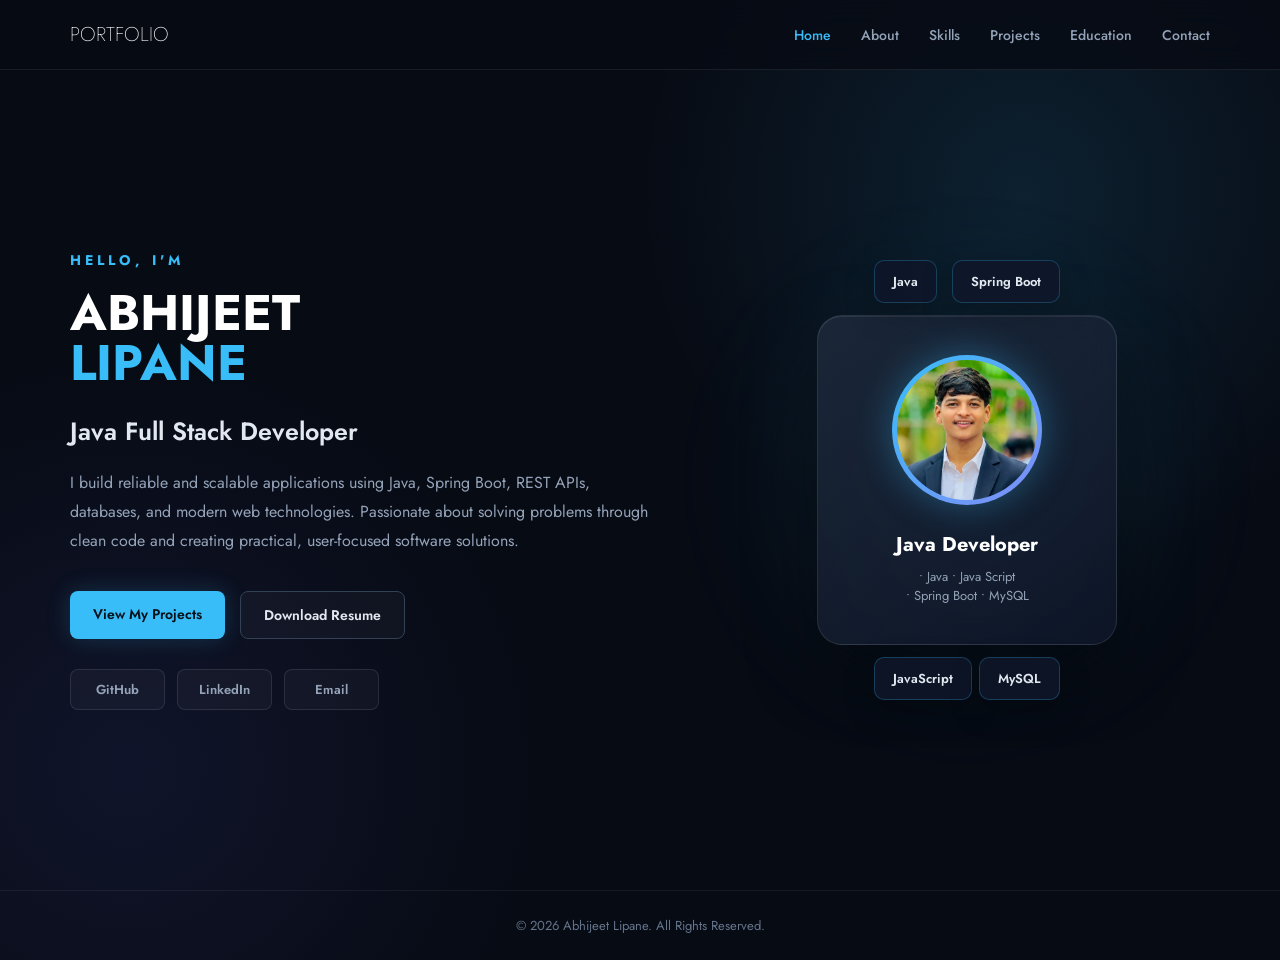
<file: index.html>
<!DOCTYPE html>
<html lang="en">

<head>
    <meta charset="UTF-8">
    <meta name="viewport" content="width=device-width, initial-scale=1.0">

    <title>Abhijeet Lipane | Java Full Stack Developer</title>

    <link rel="stylesheet" href="css/style.css">

    <!-- Google Font -->
    <link rel="preconnect" href="https://fonts.googleapis.com">
    <link rel="preconnect" href="https://fonts.gstatic.com" crossorigin>

    <!-- Google Font - Jost -->
    <link rel="preconnect" href="https://fonts.googleapis.com">
    <link rel="preconnect" href="https://fonts.gstatic.com" crossorigin>

    <link href="https://fonts.googleapis.com/css2?family=Jost:wght@100;200;300;400;500;600;700;800;900&display=swap"
        rel="stylesheet">

</head>

<body>

    <!-- ================= NAVBAR ================= -->

    <header class="navbar">

        <nav>

            <a href="index.html" class="logo">
                PORTFOLIO<span> </span>
            </a>

            <ul class="nav-links">

                <li>
                    <a href="index.html" class="active">Home</a>
                </li>

                <li>
                    <a href="about.html">About</a>
                </li>

                <li>
                    <a href="skills.html">Skills</a>
                </li>

                <li>
                    <a href="projects.html">Projects</a>
                </li>

                <li>
                    <a href="education.html">Education</a>
                </li>

                <li>
                    <a href="contact.html">Contact</a>
                </li>

            </ul>

        </nav>

    </header>


    <!-- ================= HERO ================= -->

    <main>

        <section class="hero">

            <!-- Left Content -->

            <div class="hero-content">

                <p class="hero-small-text">
                    HELLO, I'M
                </p>

                <h1>
                    ABHIJEET<br>
                    <span>LIPANE</span>
                </h1>

                <h2>
                    Java Full Stack Developer
                </h2>

                <p class="hero-description">
                    I build reliable and scalable applications using Java, Spring Boot, REST APIs, databases, and modern web technologies. Passionate about solving problems through clean code and creating practical, user-focused software solutions.
                </p>


                <!-- Buttons -->

                <div class="hero-buttons">

                    <a href="projects.html" class="btn primary-btn">
                        View My Projects
                    </a>

                    <a href="Resume/Abhijeet_Lipane_8459287612.pdf"
                       target="_blank"
                       class="btn secondary-btn">
                        Download Resume
                    </a>

                </div>


                <!-- Social Links -->

                <div class="social-links">

    <a href="https://github.com/abhilipane"
       target="_blank"
       class="social-btn">

        <span>GitHub</span>

    </a>


    <a href="https://www.linkedin.com/in/abhijeet-lipane/"
       target="_blank"
       class="social-btn">

        <span>LinkedIn</span>

    </a>


    <a href="mailto:abhijitlipane201@gmail.com"
       class="social-btn">

        <span>Email</span>

    </a>

</div>

            </div>


            <!-- Right Visual -->

            <div class="hero-visual">

                <div class="glow-circle"></div>

                <div class="profile-card">

                    <div class="profile-image">
                        <img src="images/profile.jpeg" alt="Abhijeet Lipane">
                        </div>

                    <h3>
                        Java Developer
                    </h3>

                    <p>
                        • Java • Java Script 
                        <br> • Spring Boot 
                         • MySQL
                    </p>

                </div>

                <!-- Floating Tech Cards -->

                <div class="tech-card tech-java">
                    Java
                </div>

                <div class="tech-card tech-javascript">
                    JavaScript
                </div>

                <div class="tech-card tech-spring">
                    Spring Boot
                </div>

                <div class="tech-card tech-db">
                    MySQL
                </div>

            </div>

        </section>

    </main>


    <!-- ================= FOOTER ================= -->

    <footer>

        <p>
            © 2026 Abhijeet Lipane. All Rights Reserved.
        </p>

    </footer>


    <script src="js/script.js"></script>

</body>

</html>
</file>
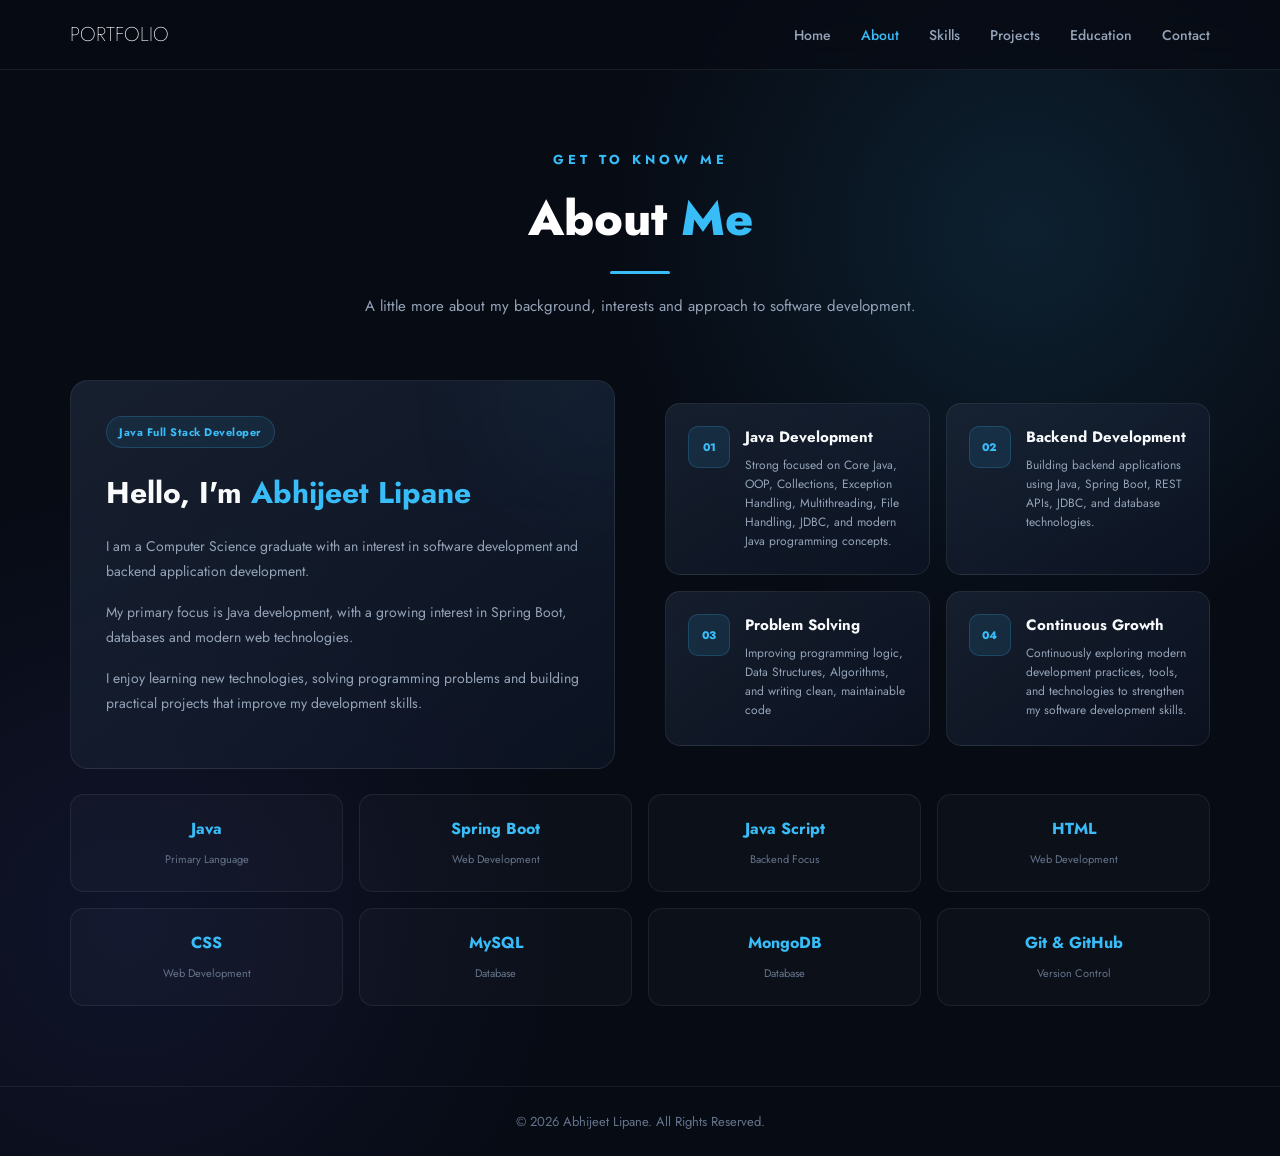
<file: about.html>
<!DOCTYPE html>
<html lang="en">

<head>
    <meta charset="UTF-8">
    <meta name="viewport" content="width=device-width, initial-scale=1.0">

    <title>About | Abhijeet Lipane</title>

    <link rel="stylesheet" href="css/style.css">

    <link rel="preconnect" href="https://fonts.googleapis.com">
    <link rel="preconnect" href="https://fonts.gstatic.com" crossorigin>

    <!-- Google Font - Jost -->
    <link rel="preconnect" href="https://fonts.googleapis.com">
    <link rel="preconnect" href="https://fonts.gstatic.com" crossorigin>

    <link href="https://fonts.googleapis.com/css2?family=Jost:wght@100;200;300;400;500;600;700;800;900&display=swap"
        rel="stylesheet">

</head>

<body>

    <!-- NAVBAR -->

    <header class="navbar">

        <nav>

            <a href="index.html" class="logo">
                PORTFOLIO<span> </span>
            </a>

            <ul class="nav-links">

                <li>
                    <a href="index.html">Home</a>
                </li>

                <li>
                    <a href="about.html" class="active">About</a>
                </li>

                <li>
                    <a href="skills.html">Skills</a>
                </li>

                <li>
                    <a href="projects.html">Projects</a>
                </li>

                <li>
                    <a href="education.html">Education</a>
                </li>

                <li>
                    <a href="contact.html">Contact</a>
                </li>

            </ul>

        </nav>

    </header>


    <!-- ABOUT -->

    <main class="about-page">

        <section class="about-section">

            <!-- Heading -->

            <div class="section-heading">

                <p>GET TO KNOW ME</p>

                <h1>
                    About <span>Me</span>
                </h1>

                <div class="heading-line"></div>

                <p class="section-description">
                    A little more about my background, interests
                    and approach to software development.
                </p>

            </div>


            <!-- About Content -->

            <div class="about-content">


                <!-- Left -->

                <div class="about-intro">

                    <div class="about-badge">
                        Java Full Stack Developer
                    </div>

                    <h2>
                        Hello, I'm <span>Abhijeet Lipane</span>
                    </h2>

                    <p>
                        I am a Computer Science graduate with an
                        interest in software development and
                        backend application development.
                    </p>

                    <p>
                        My primary focus is Java development,
                        with a growing interest in Spring Boot,
                        databases and modern web technologies.
                    </p>

                    <p>
                        I enjoy learning new technologies,
                        solving programming problems and building
                        practical projects that improve my
                        development skills.
                    </p>

                </div>


                <!-- Right -->

                <div class="about-info-grid">


                    <div class="about-info-card">

                        <div class="about-info-icon">
                            01
                        </div>

                        <div>
                            <h3>Java Development</h3>

                            <p>
                                Strong focused on Core Java, OOP, Collections, Exception Handling, Multithreading, File Handling, JDBC, and modern Java programming concepts.
                            </p>
                        </div>

                    </div>


                    <div class="about-info-card">

                        <div class="about-info-icon">
                            02
                        </div>

                        <div>
                            <h3>Backend Development</h3>

                            <p>
                                Building backend applications using Java, Spring Boot, REST APIs, JDBC, and database technologies.
                            </p>
                        </div>

                    </div>


                    <div class="about-info-card">

                        <div class="about-info-icon">
                            03
                        </div>

                        <div>
                            <h3>Problem Solving</h3>

                            <p>
                                Improving programming logic, Data Structures, Algorithms, and writing clean, maintainable code
                            </p>

                        </div>

                    </div>


                    <div class="about-info-card">

                        <div class="about-info-icon">
                            04
                        </div>

                        <div>
                            <h3>Continuous Growth</h3>

                            <p>
                                Continuously exploring modern development practices, tools, and technologies to strengthen my software development skills.
                            </p>

                        </div>

                    </div>


                </div>

            </div>


            <!-- Quick Facts -->

            <div class="about-facts">

                <div class="fact-card">

                    <strong>Java</strong>

                    <span>Primary Language</span>

                </div>


                <div class="fact-card">

                    <strong>Spring Boot</strong>

                    <span>Web Development</span>

                </div>


                <div class="fact-card">

                    <strong>Java Script</strong>

                    <span>Backend Focus</span>

                </div>


                <div class="fact-card">

                    <strong>HTML</strong>

                    <span>Web Development</span>

                </div>


                <div class="fact-card">

                    <strong>CSS</strong>

                    <span>Web Development</span>

                </div>


                <div class="fact-card">

                    <strong>MySQL</strong>

                    <span>Database</span>

                </div>


                <div class="fact-card">

                    <strong>MongoDB</strong>

                    <span>Database</span>

                </div>


                <div class="fact-card">

                    <strong>Git & GitHub</strong>

                    <span>Version Control</span>

                </div>

            </div>

        </section>

    </main>


    <!-- FOOTER -->

    <footer>

        <p>
            © 2026 Abhijeet Lipane. All Rights Reserved.
        </p>

    </footer>


    <script src="js/script.js"></script>

</body>

</html>
</file>
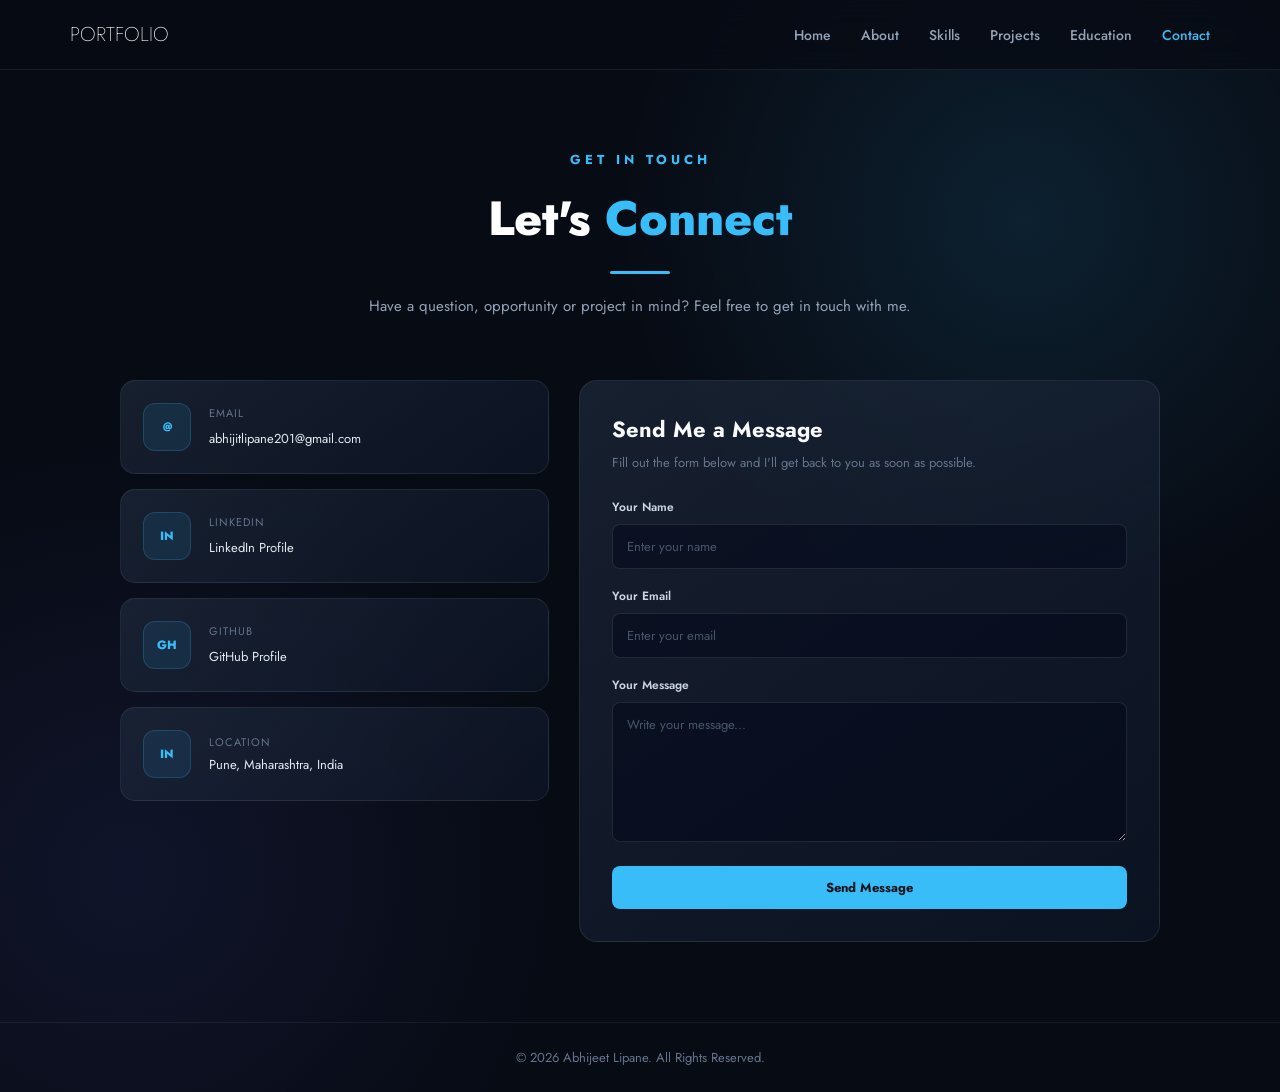
<file: contact.html>
<!DOCTYPE html>
<html lang="en">

<head>
    <meta charset="UTF-8">
    <meta name="viewport" content="width=device-width, initial-scale=1.0">

    <title>Contact | Abhijeet Lipane</title>

    <link rel="stylesheet" href="css/style.css">

    <link rel="preconnect" href="https://fonts.googleapis.com">
    <link rel="preconnect" href="https://fonts.gstatic.com" crossorigin>

    <!-- Google Font - Jost -->
    <link rel="preconnect" href="https://fonts.googleapis.com">
    <link rel="preconnect" href="https://fonts.gstatic.com" crossorigin>

    <link href="https://fonts.googleapis.com/css2?family=Jost:wght@100;200;300;400;500;600;700;800;900&display=swap"
        rel="stylesheet">
        
</head>

<body>

    <!-- NAVBAR -->

    <header class="navbar">

        <nav>

            <a href="index.html" class="logo">
                PORTFOLIO<span> </span>
            </a>

            <ul class="nav-links">

                <li>
                    <a href="index.html">Home</a>
                </li>

                <li>
                    <a href="about.html">About</a>
                </li>

                <li>
                    <a href="skills.html">Skills</a>
                </li>

                <li>
                    <a href="projects.html">Projects</a>
                </li>

                <li>
                    <a href="education.html">Education</a>
                </li>

                <li>
                    <a href="contact.html" class="active">Contact</a>
                </li>

            </ul>

        </nav>

    </header>


    <!-- CONTACT -->

    <main class="contact-page">

        <section class="contact-section">


            <!-- Heading -->

            <div class="section-heading">

                <p>GET IN TOUCH</p>

                <h1>
                    Let's <span>Connect</span>
                </h1>

                <div class="heading-line"></div>

                <p class="section-description">
                    Have a question, opportunity or project in mind?
                    Feel free to get in touch with me.
                </p>

            </div>


            <!-- Contact Content -->

            <div class="contact-content">


                <!-- LEFT SIDE -->

                <div class="contact-info">


                    <div class="contact-info-card">

                        <div class="contact-icon">
                            @
                        </div>

                        <div>

                            <span>Email</span>

                            <a href="mailto:abhijitlipane201@gmail.com">
                                abhijitlipane201@gmail.com
                            </a>

                        </div>

                    </div>


                    <div class="contact-info-card">

                        <div class="contact-icon">
                            IN
                        </div>

                        <div>

                            <span>LinkedIn</span>

                            <a href="https://www.linkedin.com/in/abhijeet-lipane/"
                                target="_blank"
                                rel="noopener noreferrer">
                                    LinkedIn Profile
                            </a>

                        </div>

                    </div>


                    <div class="contact-info-card">

                        <div class="contact-icon">
                            GH
                        </div>

                        <div>

                            <span>GitHub</span>

                            <a href="https://github.com/abhilipane"
                                target="_blank"
                                rel="noopener noreferrer">
                                    GitHub Profile
                            </a>

                        </div>

                    </div>


                    <div class="contact-info-card">

                        <div class="contact-icon">
                            IN
                        </div>

                        <div>

                            <span>Location</span>

                            <p>
                                Pune, Maharashtra, India
                            </p>

                        </div>

                    </div>


                </div>


                <!-- RIGHT SIDE - FORM -->

                <div class="contact-form-card">

                    <h2>
                        Send Me a Message
                    </h2>

                    <p>
                        Fill out the form below and I'll get back
                        to you as soon as possible.
                    </p>


                    <form>


                        <div class="form-group">

                            <label for="name">
                                Your Name
                            </label>

                            <input
                                type="text"
                                id="name"
                                name="name"
                                placeholder="Enter your name"
                                required>

                        </div>


                        <div class="form-group">

                            <label for="email">
                                Your Email
                            </label>

                            <input
                                type="email"
                                id="email"
                                name="email"
                                placeholder="Enter your email"
                                required>

                        </div>


                        <div class="form-group">

                            <label for="message">
                                Your Message
                            </label>

                            <textarea
                                id="message"
                                name="message"
                                rows="6"
                                placeholder="Write your message..."
                                required></textarea>

                        </div>


                        <button
                            type="submit"
                            class="contact-submit">

                            Send Message

                        </button>


                    </form>

                </div>


            </div>

        </section>

    </main>


    <!-- FOOTER -->

    <footer>

        <p>
            © 2026 Abhijeet Lipane. All Rights Reserved.
        </p>

    </footer>


    <script src="js/script.js"></script>

</body>

</html>
</file>
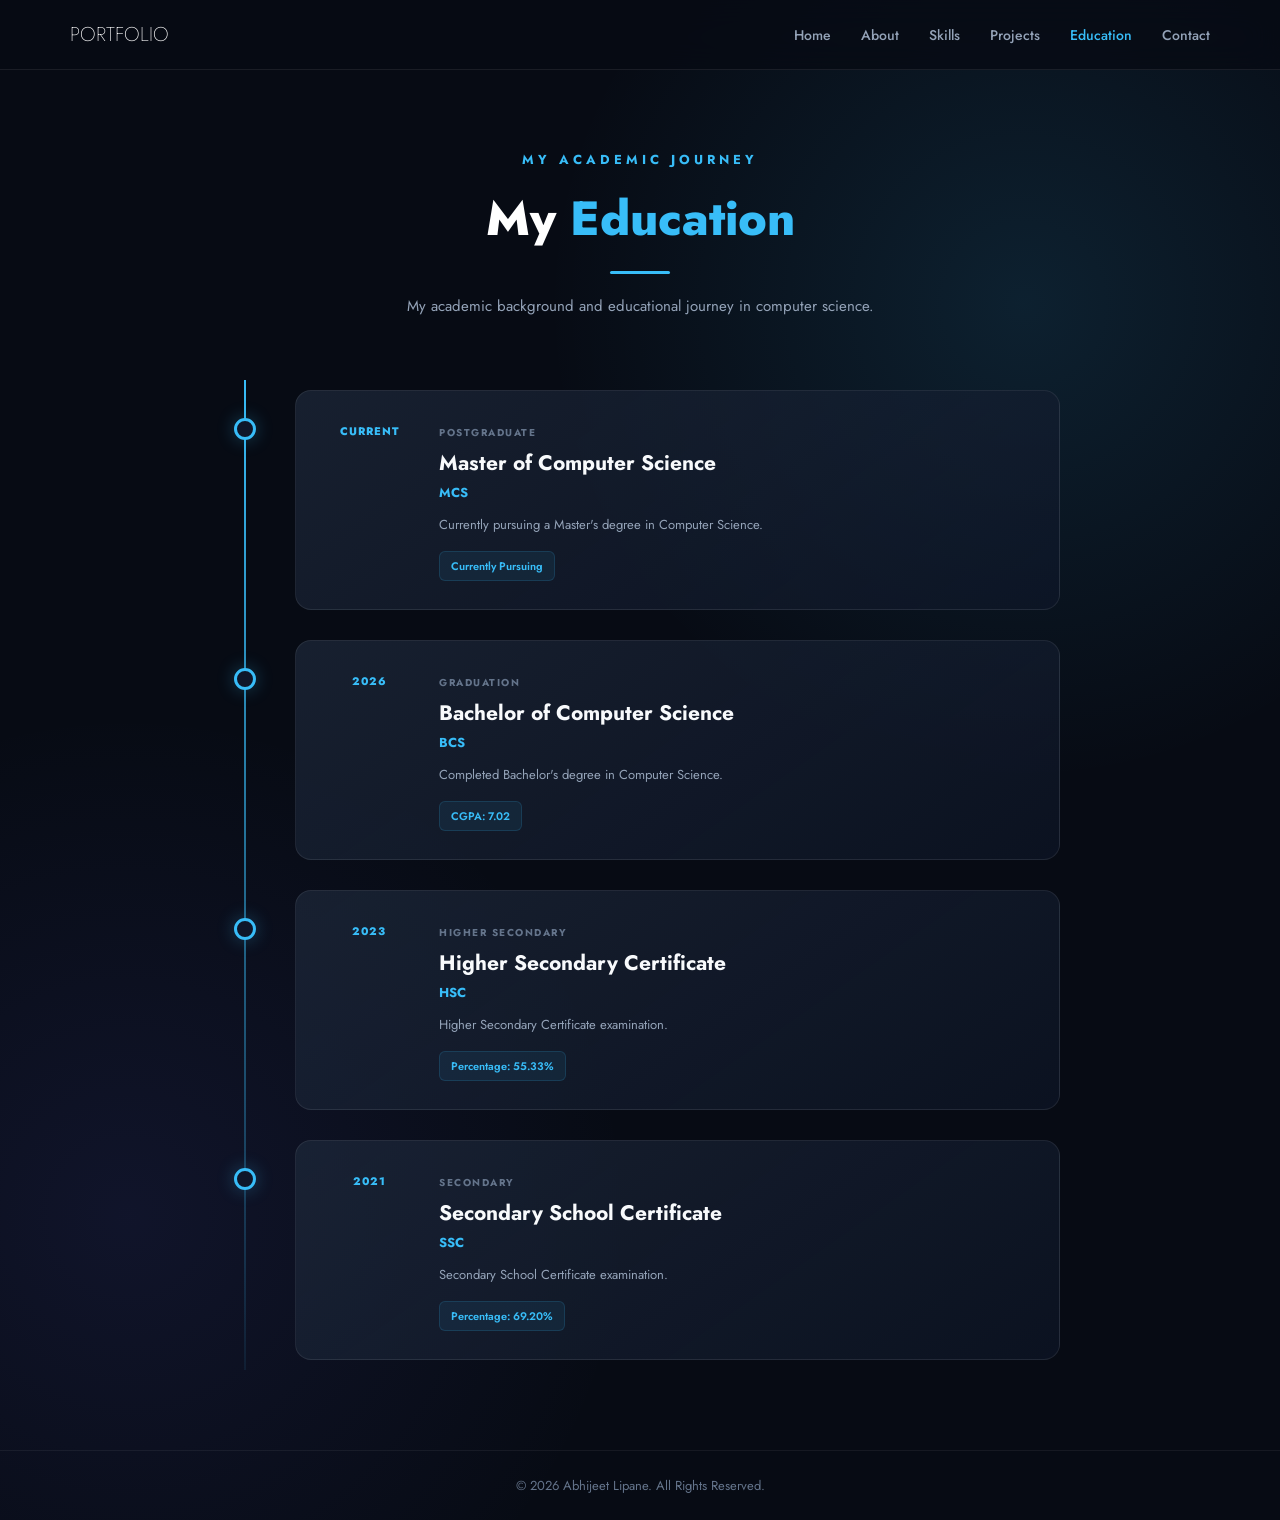
<file: education.html>
<!DOCTYPE html>
<html lang="en">

<head>
    <meta charset="UTF-8">
    <meta name="viewport" content="width=device-width, initial-scale=1.0">

    <title>Education | Abhijeet Lipane</title>

    <link rel="stylesheet" href="css/style.css">

    <link rel="preconnect" href="https://fonts.googleapis.com">
    <link rel="preconnect" href="https://fonts.gstatic.com" crossorigin>

    <!-- Google Font - Jost -->
    <link rel="preconnect" href="https://fonts.googleapis.com">
    <link rel="preconnect" href="https://fonts.gstatic.com" crossorigin>

    <link href="https://fonts.googleapis.com/css2?family=Jost:wght@100;200;300;400;500;600;700;800;900&display=swap"
        rel="stylesheet">

</head>

<body>

    <!-- NAVBAR -->

    <header class="navbar">

        <nav>

            <a href="index.html" class="logo">
                PORTFOLIO<span> </span>
            </a>

            <ul class="nav-links">

                <li>
                    <a href="index.html">Home</a>
                </li>

                <li>
                    <a href="about.html">About</a>
                </li>

                <li>
                    <a href="skills.html">Skills</a>
                </li>

                <li>
                    <a href="projects.html">Projects</a>
                </li>

                <li>
                    <a href="education.html" class="active">Education</a>
                </li>

                <li>
                    <a href="contact.html">Contact</a>
                </li>

            </ul>

        </nav>

    </header>


    <!-- EDUCATION -->

    <main class="education-page">

        <section class="education-section">

            <!-- Heading -->

            <div class="section-heading">

                <p>MY ACADEMIC JOURNEY</p>

                <h1>
                    My <span>Education</span>
                </h1>

                <div class="heading-line"></div>

                <p class="section-description">
                    My academic background and educational journey
                    in computer science.
                </p>

            </div>


            <!-- Timeline -->

            <div class="education-timeline">


                <!-- MCS -->

                <div class="education-item">

                    <div class="education-dot"></div>

                    <div class="education-card">

                        <div class="education-year">
                            CURRENT
                        </div>

                        <div class="education-content">

                            <span class="education-type">
                                POSTGRADUATE
                            </span>

                            <h2>
                                Master of Computer Science
                            </h2>

                            <h3>
                                MCS
                            </h3>

                            <p>
                                Currently pursuing a Master's
                                degree in Computer Science.
                            </p>

                            <div class="education-status">
                                Currently Pursuing
                            </div>

                        </div>

                    </div>

                </div>


                <!-- BCS -->

                <div class="education-item">

                    <div class="education-dot"></div>

                    <div class="education-card">

                        <div class="education-year">
                             2026
                        </div>

                        <div class="education-content">

                            <span class="education-type">
                                GRADUATION
                            </span>

                            <h2>
                                Bachelor of Computer Science
                            </h2>

                            <h3>
                                BCS
                            </h3>

                            <p>
                                Completed Bachelor's degree in
                                Computer Science.
                            </p>

                            <div class="education-status">
                                CGPA: 7.02
                            </div>

                        </div>

                    </div>

                </div>


                <!-- HSC -->

                <div class="education-item">

                    <div class="education-dot"></div>

                    <div class="education-card">

                        <div class="education-year">
                            2023
                        </div>

                        <div class="education-content">

                            <span class="education-type">
                                HIGHER SECONDARY
                            </span>

                            <h2>
                                Higher Secondary Certificate
                            </h2>

                            <h3>
                                HSC
                            </h3>

                            <p>
                                Higher Secondary Certificate
                                examination.
                            </p>

                            <div class="education-status">
                                Percentage: 55.33%
                            </div>

                        </div>

                    </div>

                </div>


                <!-- SSC -->

                <div class="education-item">

                    <div class="education-dot"></div>

                    <div class="education-card">

                        <div class="education-year">
                            2021
                        </div>

                        <div class="education-content">

                            <span class="education-type">
                                SECONDARY
                            </span>

                            <h2>
                                Secondary School Certificate
                            </h2>

                            <h3>
                                SSC
                            </h3>

                            <p>
                                Secondary School Certificate
                                examination.
                            </p>

                            <div class="education-status">
                                Percentage: 69.20%
                            </div>

                        </div>

                    </div>

                </div>


            </div>

        </section>

    </main>


    <!-- FOOTER -->

    <footer>

        <p>
            © 2026 Abhijeet Lipane. All Rights Reserved.
        </p>

    </footer>


    <script src="js/script.js"></script>

</body>

</html>
</file>
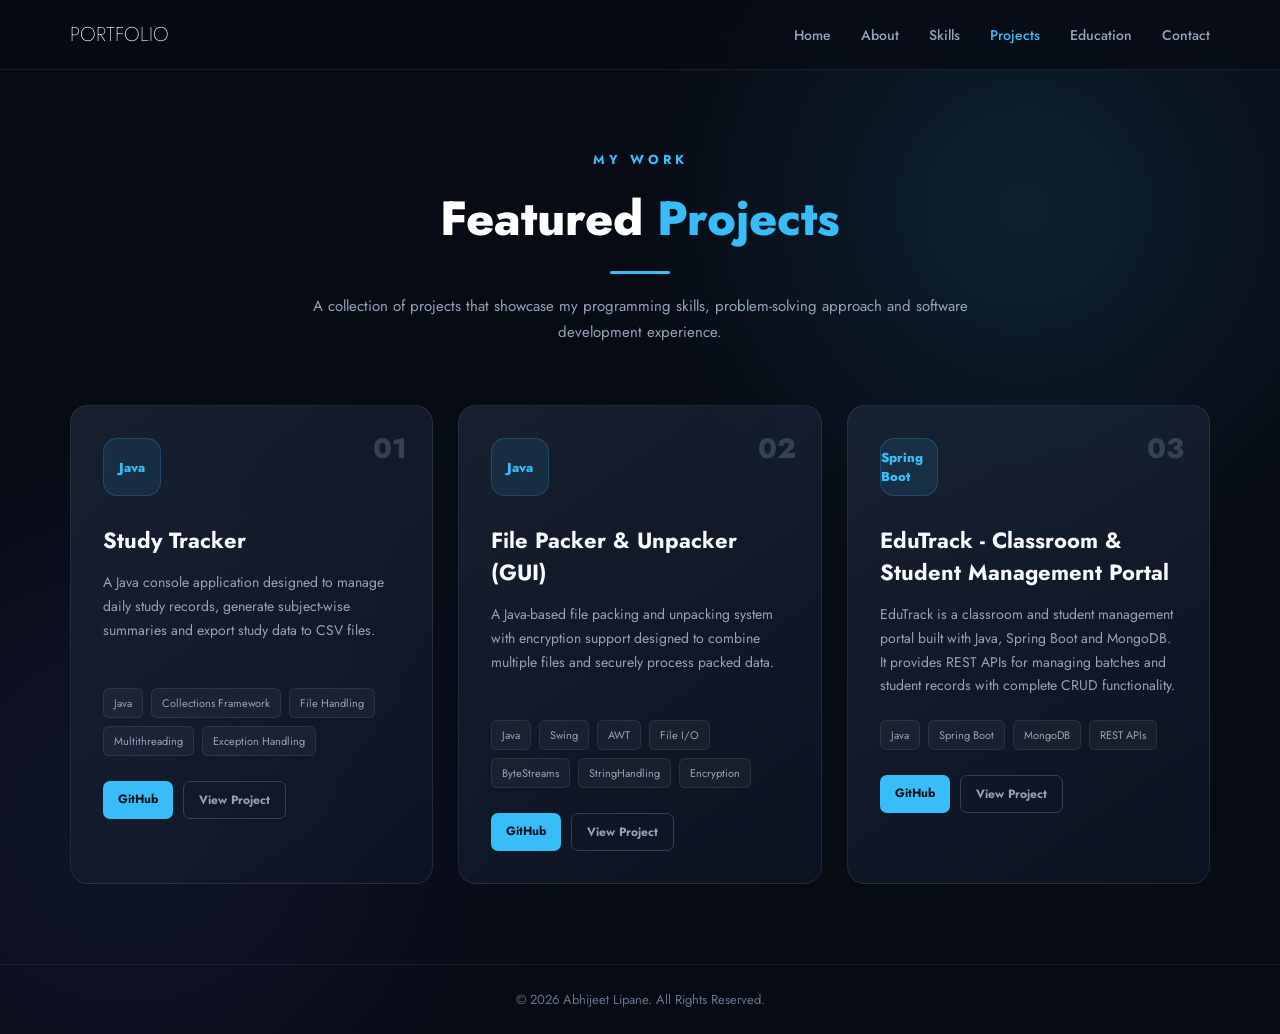
<file: projects.html>
<!DOCTYPE html>
<html lang="en">

<head>
    <meta charset="UTF-8">
    <meta name="viewport" content="width=device-width, initial-scale=1.0">

    <title>Projects | Abhijeet Lipane</title>

    <link rel="stylesheet" href="css/style.css">

    <link rel="preconnect" href="https://fonts.googleapis.com">
    <link rel="preconnect" href="https://fonts.gstatic.com" crossorigin>

    <!-- Google Font - Jost -->
    <link rel="preconnect" href="https://fonts.googleapis.com">
    <link rel="preconnect" href="https://fonts.gstatic.com" crossorigin>

    <link href="https://fonts.googleapis.com/css2?family=Jost:wght@100;200;300;400;500;600;700;800;900&display=swap"
        rel="stylesheet">

</head>

<body>

    <!-- NAVBAR -->

    <header class="navbar">

        <nav>

            <a href="index.html" class="logo">
                PORTFOLIO<span> </span>
            </a>

            <ul class="nav-links">

                <li>
                    <a href="index.html">Home</a>
                </li>

                <li>
                    <a href="about.html">About</a>
                </li>

                <li>
                    <a href="skills.html">Skills</a>
                </li>

                <li>
                    <a href="projects.html" class="active">Projects</a>
                </li>

                <li>
                    <a href="education.html">Education</a>
                </li>

                <li>
                    <a href="contact.html">Contact</a>
                </li>

            </ul>

        </nav>

    </header>


    <!-- PROJECTS -->

    <main class="projects-page">

        <section class="projects-section">

            <div class="section-heading">

                <p>MY WORK</p>

                <h1>
                    Featured <span>Projects</span>
                </h1>

                <div class="heading-line"></div>

                <p class="section-description">
                    A collection of projects that showcase my
                    programming skills, problem-solving approach
                    and software development experience.
                </p>

            </div>


            <div class="projects-grid">


                <!-- PROJECT 1 -->

                <article class="project-card">

                    <div class="project-number">
                        01
                    </div>

                    <div class="project-icon">
                        Java
                    </div>

                    <h2>
                        Study Tracker
                    </h2>

                    <p>
                        A Java console application designed to
                        manage daily study records, generate
                        subject-wise summaries and export study
                        data to CSV files.
                    </p>

                    <div class="tech-tags">

                        <span>Java</span>
                        <span> Collections Framework</span>
                        <span>File Handling</span>
                        <span>Multithreading</span>
                        <span>Exception Handling</span>

                    </div>

                    <div class="project-buttons">

                        <a href="https://github.com/abhilipane/StudyTracker"
                            target="_blank"
                            class="project-btn">
                                GitHub
                        </a>

                        <a href="#" class="project-btn outline">
                            View Project
                        </a>

                    </div>

                </article>


                <!-- PROJECT 2 -->

                <article class="project-card">

                    <div class="project-number">
                        02
                    </div>

                    <div class="project-icon">
                        Java
                    </div>

                    <h2>
                        File Packer & Unpacker (GUI)
                    </h2>

                    <p>
                        A Java-based file packing and unpacking
                        system with encryption support designed
                        to combine multiple files and securely
                        process packed data.
                    </p>

                    <div class="tech-tags">

                        <span>Java</span>
                        <span>Swing</span>
                        <span>AWT</span>
                        <span>File I/O</span>
                        <span>ByteStreams</span>
                        <span>StringHandling </span>
                        <span>Encryption</span>

                    </div>

                    <div class="project-buttons">

                        <a href="https://github.com/abhilipane/GUI-File-Packer-Unpacker"
                            target="_blank"
                            class="project-btn">
                            GitHub
                        </a>

                        <a href="#" class="project-btn outline">
                            View Project
                        </a>

                    </div>

                </article>


                <!-- PROJECT 3 -->

                <article class="project-card">

                    <div class="project-number">
                        03
                    </div>

                    <div class="project-icon">
                        Spring Boot
                    </div>

                    <h2>
                        EduTrack - Classroom & Student Management Portal
                    </h2>

                    <p>
                        EduTrack is a classroom and student management portal built with Java, Spring Boot and MongoDB. It provides REST APIs for managing batches and student records with complete CRUD functionality.
                    </p>

                    <div class="tech-tags">

                        <span>Java</span>
                        <span>Spring Boot</span>
                        <span>MongoDB</span>
                        <span>REST APIs</span>

                    </div>

                    <div class="project-buttons">

                        <a href="https://github.com/abhilipane/Edutrack-Backend"
                            target="_blank"
                            class="project-btn">
                                GitHub
                        </a>

                        <a href="#" class="project-btn outline">
                            View Project
                        </a>

                    </div>

                </article>


            </div>

        </section>

    </main>


    <!-- FOOTER -->

    <footer>

        <p>
            © 2026 Abhijeet Lipane. All Rights Reserved.
        </p>

    </footer>


    <script src="js/script.js"></script>

</body>

</html>
</file>
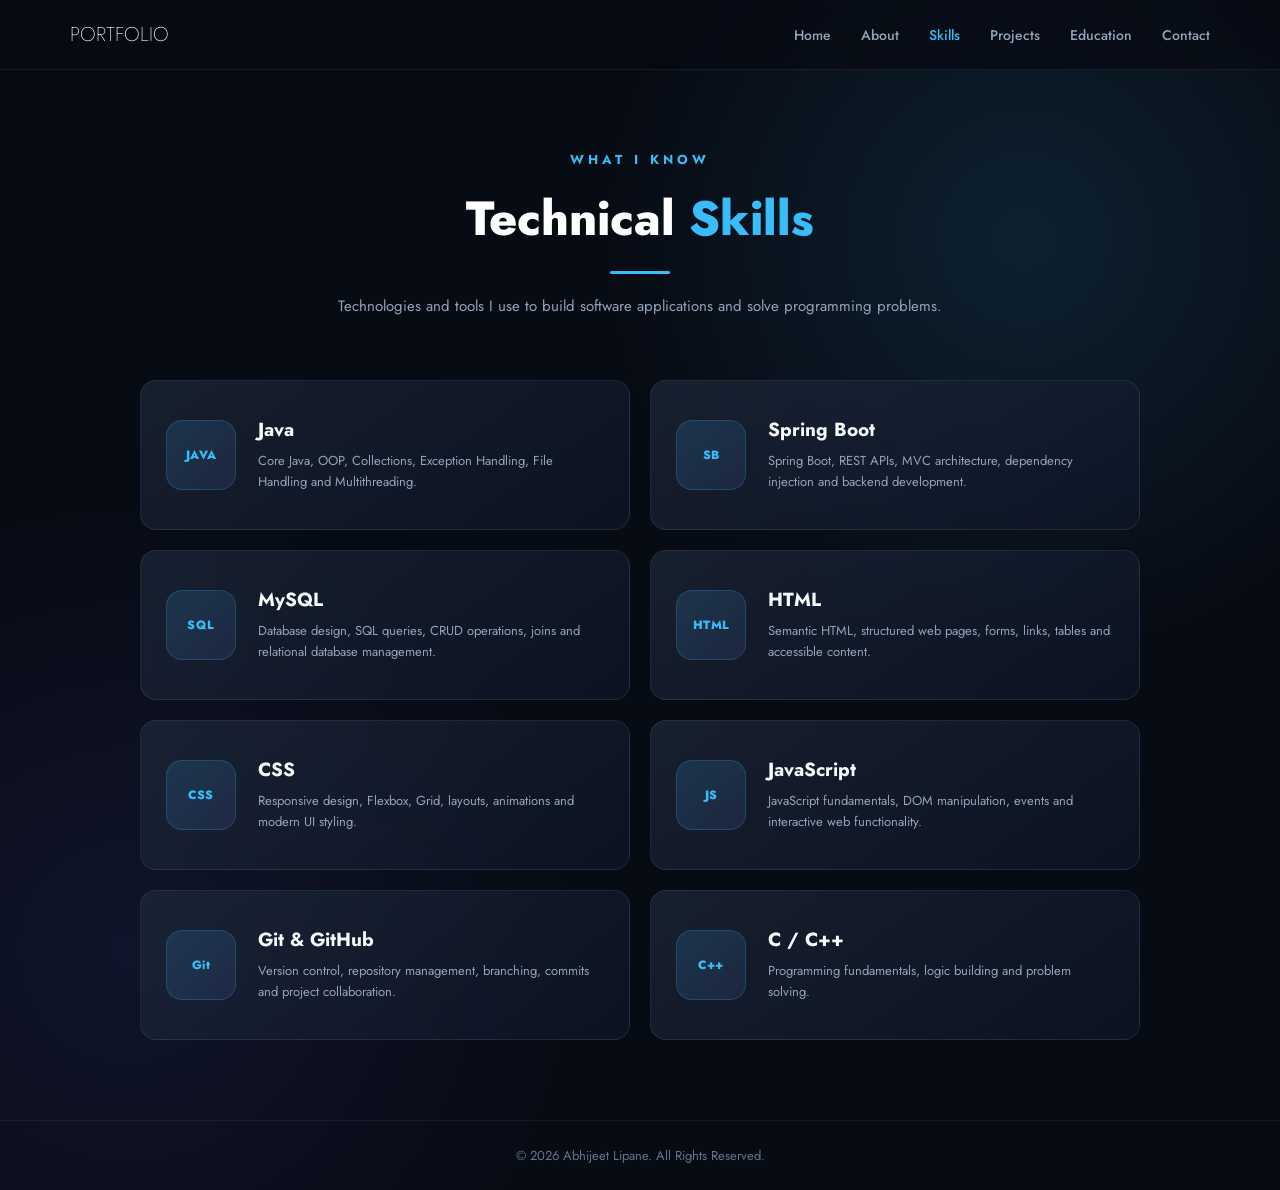
<file: skills.html>
<!DOCTYPE html>
<html lang="en">

<head>
    <meta charset="UTF-8">
    <meta name="viewport" content="width=device-width, initial-scale=1.0">

    <title>Skills | Abhijeet Lipane</title>

    <link rel="stylesheet" href="css/style.css">

    <link rel="preconnect" href="https://fonts.googleapis.com">
    <link rel="preconnect" href="https://fonts.gstatic.com" crossorigin">

    <!-- Google Font - Jost -->
    <link rel="preconnect" href="https://fonts.googleapis.com">
    <link rel="preconnect" href="https://fonts.gstatic.com" crossorigin>

    <link href="https://fonts.googleapis.com/css2?family=Jost:wght@100;200;300;400;500;600;700;800;900&display=swap"
        rel="stylesheet">

</head>

<body>

    <!-- NAVBAR -->

    <header class="navbar">

        <nav>

            <a href="index.html" class="logo">
                PORTFOLIO<span> </span>
            </a>

            <ul class="nav-links">

                <li>
                    <a href="index.html">Home</a>
                </li>

                <li>
                    <a href="about.html">About</a>
                </li>

                <li>
                    <a href="skills.html" class="active">Skills</a>
                </li>

                <li>
                    <a href="projects.html">Projects</a>
                </li>

                <li>
                    <a href="education.html">Education</a>
                </li>

                <li>
                    <a href="contact.html">Contact</a>
                </li>

            </ul>

        </nav>

    </header>


    <!-- SKILLS -->

    <main class="skills-page">

        <section class="skills-section">

            <div class="section-heading">

                <p>WHAT I KNOW</p>

                <h1>
                    Technical <span>Skills</span>
                </h1>

                <div class="heading-line"></div>

                <p class="section-description">
                    Technologies and tools I use to build
                    software applications and solve programming
                    problems.
                </p>

            </div>


            <div class="skills-grid">


                <!-- JAVA -->

                <div class="skill-card">

                    <div class="skill-icon">
                        JAVA
                    </div>

                    <div class="skill-info">

                        <h2>Java</h2>

                        <p>
                            Core Java, OOP, Collections, Exception Handling,
                             File Handling and Multithreading.
                        </p>

                    </div>

                </div>


                <!-- SPRING BOOT -->

                <div class="skill-card">

                    <div class="skill-icon">
                        SB
                    </div>

                    <div class="skill-info">

                        <h2>Spring Boot</h2>

                        <p>
                            Spring Boot, REST APIs, MVC architecture,
                             dependency injection and backend development.
                        </p>

                    </div>

                </div>


                <!-- MYSQL -->

                <div class="skill-card">

                    <div class="skill-icon">
                        SQL
                    </div>

                    <div class="skill-info">

                        <h2>MySQL</h2>

                        <p>
                             Database design, SQL queries, CRUD operations,
                            joins and relational database management.
                        </p>

                    </div>

                </div>


                <!-- HTML -->

                <div class="skill-card">

                    <div class="skill-icon">
                        HTML
                    </div>

                    <div class="skill-info">

                        <h2>HTML</h2>

                        <p>
                            Semantic HTML, structured web pages,
                            forms, links, tables and accessible content.
                        </p>

                    </div>

                </div>


                <!-- CSS -->

                <div class="skill-card">

                    <div class="skill-icon">
                        CSS
                    </div>

                    <div class="skill-info">

                        <h2>CSS</h2>

                        <p>
                            Responsive design, Flexbox, Grid,
                            layouts, animations and modern UI styling.
                        </p>

                    </div>

                </div>


                <!-- JAVASCRIPT -->

                <div class="skill-card">

                    <div class="skill-icon">
                        JS
                    </div>

                    <div class="skill-info">

                        <h2>JavaScript</h2>

                        <p>
                            JavaScript fundamentals, DOM manipulation,
                            events and interactive web functionality.
                        </p>

                    </div>

                </div>


                <!-- GIT -->

                <div class="skill-card">

                    <div class="skill-icon">
                        Git
                    </div>

                    <div class="skill-info">

                        <h2>Git & GitHub</h2>

                        <p>
                            Version control, repository management,
                            branching, commits and project collaboration.
                        </p>

                    </div>

                </div>


                <!-- C / C++ -->

                <div class="skill-card">

                    <div class="skill-icon">
                        C++
                    </div>

                    <div class="skill-info">

                        <h2>C / C++</h2>

                        <p>
                            Programming fundamentals,
                            logic building and problem solving.
                        </p>

                    </div>

                </div>


            </div>

        </section>

    </main>


    <!-- FOOTER -->

    <footer>

        <p>
            © 2026 Abhijeet Lipane. All Rights Reserved.
        </p>

    </footer>


    <script src="js/script.js"></script>

</body>

</html>
</file>
<file: css/style.css>
/* =====================================================
   GLOBAL
===================================================== */

* {
    margin: 0;
    padding: 0;
    box-sizing: border-box;
}

html {
    scroll-behavior: smooth;
}

body {
    font-family: 'Jost', sans-serif;

    background:
        radial-gradient(
            circle at 80% 20%,
            rgba(56, 189, 248, 0.12),
            transparent 30%
        ),
        radial-gradient(
            circle at 10% 80%,
            rgba(99, 102, 241, 0.10),
            transparent 30%
        ),
        #070b14;

    color: #ffffff;

    min-height: 100vh;

    overflow-x: hidden;
}


/* =====================================================
   NAVBAR
===================================================== */

.navbar {
    width: 100%;

    position: sticky;
    top: 0;

    z-index: 1000;

    background: rgba(7, 11, 20, 0.78);

    backdrop-filter: blur(15px);

    border-bottom: 1px solid rgba(255, 255, 255, 0.08);
}

.navbar nav {
    max-width: 1200px;

    margin: auto;

    padding: 20px 30px;

    display: flex;

    align-items: center;

    justify-content: space-between;
}


/* Logo */

.logo {
    color: white;

    text-decoration: none;

    font-size: 20px;

    font-weight: 200;

    letter-spacing: 0px;
}

.logo span {
    color: #38bdf8;
}


/* Navigation */

.nav-links {
    list-style: none;

    display: flex;

    align-items: center;

    gap: 30px;
}

.nav-links a {
    color: #94a3b8;

    text-decoration: none;

    font-size: 14px;

    font-weight: 500;

    transition: 0.3s;
}

.nav-links a:hover,
.nav-links a.active {
    color: #38bdf8;
}


/* =====================================================
   HERO
===================================================== */

.hero {
    max-width: 1200px;

    min-height: calc(100vh - 80px);

    margin: auto;

    padding: 70px 30px;

    display: grid;

    grid-template-columns: 1.1fr 0.9fr;

    align-items: center;

    gap: 60px;
}


/* =====================================================
   HERO CONTENT
===================================================== */

.hero-content {
    animation: fadeUp 1s ease forwards;
}

.hero-small-text {
    color: #38bdf8;

    font-size: 14px;

    font-weight: 700;

    letter-spacing: 4px;

    margin-bottom: 18px;
}

.hero h1 {
    font-size: clamp(30px, 4vw, 50px);

    line-height: 1;

    letter-spacing: 0px;

    font-weight: 700;

    margin-bottom: 25px;
}

.hero h1 span {
    color: #38bdf8;
}

.hero h2 {
    font-size: 25px;

    font-weight: 600;

    color: #e2e8f0;

    margin-bottom: 20px;
}

.hero-description {
    max-width: 650px;

    color: #94a3b8;

    font-size: 16px;

    line-height: 1.8;
}


/* =====================================================
   BUTTONS
===================================================== */

.hero-buttons {
    display: flex;

    gap: 15px;

    margin-top: 35px;

    flex-wrap: wrap;
}

.btn {
    padding: 13px 23px;

    border-radius: 8px;

    text-decoration: none;

    font-size: 14px;

    font-weight: 600;

    transition: all 0.3s ease;
}

.primary-btn {
    background: #38bdf8;

    color: #06111a;

    box-shadow: 0 0 25px rgba(56, 189, 248, 0.20);
}

.primary-btn:hover {
    transform: translateY(-3px);

    box-shadow: 0 10px 35px rgba(56, 189, 248, 0.35);
}

.secondary-btn {
    border: 1px solid #334155;

    color: #e2e8f0;

    background: rgba(255, 255, 255, 0.03);
}

.secondary-btn:hover {
    border-color: #38bdf8;

    color: #38bdf8;

    transform: translateY(-3px);
}


/* =====================================================
   SOCIAL BUTTONS
===================================================== */

.social-links {
    display: flex;

    gap: 12px;

    margin-top: 30px;

    flex-wrap: wrap;
}

.social-btn {
    min-width: 95px;

    padding: 10px 16px;

    display: flex;

    align-items: center;

    justify-content: center;

    border: 1px solid rgba(255, 255, 255, 0.10);

    border-radius: 8px;

    background: rgba(255, 255, 255, 0.03);

    color: #94a3b8;

    text-decoration: none;

    font-size: 13px;

    font-weight: 600;

    transition: all 0.3s ease;
}

.social-btn:hover {
    color: #38bdf8;

    border-color: #38bdf8;

    background: rgba(56, 189, 248, 0.08);

    transform: translateY(-4px);

    box-shadow:
        0 8px 25px rgba(56, 189, 248, 0.12);
}

/* =====================================================
   HERO VISUAL
===================================================== */

.hero-visual {
    min-height: 500px;

    position: relative;

    display: flex;

    justify-content: center;

    align-items: center;
}


/* Glow */

.glow-circle {
    width: 350px;

    height: 350px;

    border-radius: 50%;

    background: #38bdf8;

    opacity: 0.10;

    filter: blur(70px);

    position: absolute;

    animation: pulseGlow 4s ease-in-out infinite;
}


/* Profile Card */

.profile-card {
    width: 300px;

    min-height: 330px;

    padding: 35px;

    border-radius: 25px;

    position: relative;

    z-index: 2;

    display: flex;

    flex-direction: column;

    justify-content: center;

    align-items: center;

    text-align: center;

    background:
        linear-gradient(
            145deg,
            rgba(30, 41, 59, 0.85),
            rgba(15, 23, 42, 0.75)
        );

    border: 1px solid rgba(255, 255, 255, 0.10);

    box-shadow:
        0 25px 70px rgba(0, 0, 0, 0.45),
        inset 0 1px rgba(255, 255, 255, 0.08);

    backdrop-filter: blur(15px);

    animation: float 5s ease-in-out infinite;
}


/* Profile Icon */

.profile-image {
    width: 150px;
    height: 150px;

    border-radius: 50%;

    padding: 5px;

    background: linear-gradient(
        135deg,
        #38bdf8,
        #818cf8
    );

    box-shadow:
        0 0 35px rgba(56, 189, 248, 0.35);

    margin-bottom: 25px;

    overflow: hidden;
}

.profile-image img {
    width: 100%;
    height: 100%;

    object-fit: cover;

    border-radius: 50%;

    display: block;
}

.profile-card h3 {
    font-size: 20px;

    margin-bottom: 8px;
}

.profile-card p {
    color: #94a3b8;

    font-size: 13px;
}


/* =====================================================
   FLOATING TECH CARDS
===================================================== */

.tech-card {
    position: absolute;

    z-index: 3;

    padding: 11px 18px;

    border-radius: 10px;

    background: rgba(15, 23, 42, 0.85);

    border: 1px solid rgba(56, 189, 248, 0.25);

    color: #e2e8f0;

    font-size: 13px;

    font-weight: 600;

    box-shadow: 0 10px 30px rgba(0, 0, 0, 0.25);

    backdrop-filter: blur(10px);
}

.tech-java {
    top: 30px;

    left: 150px;

    animation: floatSmall 5s ease-in-out infinite;
}

.tech-javascript {
    bottom: 30px;

    left: 150px;

    animation: floatSmall 5s ease-in-out infinite;
}

.tech-spring {
    top: 30px;

    right: 150px;

    animation: floatSmall 5s ease-in-out infinite;
}

.tech-db {
    bottom: 30px;

    right: 150px;

    animation: floatSmall 5s ease-in-out infinite;
}


/* =====================================================
   FOOTER
===================================================== */

footer {
    text-align: center;

    padding: 25px;

    color: #64748b;

    border-top: 1px solid rgba(255, 255, 255, 0.06);

    font-size: 13px;
}


/* =====================================================
   ANIMATIONS
===================================================== */

@keyframes fadeUp {

    from {
        opacity: 0;

        transform: translateY(30px);
    }

    to {
        opacity: 1;

        transform: translateY(0);
    }
}


@keyframes float {

    0%,
    100% {
        transform: translateY(0);
    }

    50% {
        transform: translateY(-12px);
    }
}


@keyframes floatSmall {

    0%,
    100% {
        transform: translateY(0);
    }

    50% {
        transform: translateY(-8px);
    }
}


@keyframes pulseGlow {

    0%,
    100% {
        transform: scale(0.95);

        opacity: 0.08;
    }

    50% {
        transform: scale(1.1);

        opacity: 0.15;
    }
}


/* =====================================================
   MOBILE
===================================================== */

@media (max-width: 850px) {

    .navbar nav {
        flex-direction: column;

        gap: 20px;
    }

    .nav-links {
        gap: 15px;

        flex-wrap: wrap;

        justify-content: center;
    }

    .hero {
        grid-template-columns: 1fr;

        text-align: center;

        padding-top: 50px;
    }

    .hero-description {
        margin: auto;
    }

    .hero-buttons,
    .social-links {
        justify-content: center;
    }

    .hero-visual {
        min-height: 400px;
    }

}


@media (max-width: 500px) {

    .navbar nav {
        padding: 16px;
    }

    .nav-links {
        gap: 10px;
    }

    .nav-links a {
        font-size: 12px;
    }

    .hero h1 {
        font-size: 55px;

        letter-spacing: 0px;
    }

    .hero h2 {
        font-size: 20px;
    }

    .profile-card {
        width: 260px;
    }

    .tech-java {
        right: 0;
    }

    .tech-spring {
        left: 0;
    }

}

/* =====================================================
   PROJECTS PAGE
===================================================== */

.projects-page {
    min-height: calc(100vh - 80px);
}

.projects-section {
    max-width: 1200px;

    margin: auto;

    padding: 80px 30px;
}


/* Section Heading */

.section-heading {
    text-align: center;

    max-width: 700px;

    margin: 0 auto 60px;
}

.section-heading > p:first-child {
    color: #38bdf8;

    font-size: 13px;

    font-weight: 700;

    letter-spacing: 4px;

    margin-bottom: 15px;
}

.section-heading h1 {
    font-size: 48px;

    font-weight: 800;

    letter-spacing: 0px;

    margin-bottom: 18px;
}

.section-heading h1 span {
    color: #38bdf8;
}

.heading-line {
    width: 60px;

    height: 3px;

    background: #38bdf8;

    margin: 0 auto 20px;

    border-radius: 10px;
}

.section-description {
    color: #94a3b8;

    font-size: 15px;

    line-height: 1.7;
}


/* Projects Grid */

.projects-grid {
    display: grid;

    grid-template-columns: repeat(3, 1fr);

    gap: 25px;
}


/* Project Card */

.project-card {
    position: relative;

    padding: 32px;

    min-height: 450px;

    border-radius: 18px;

    background:
        linear-gradient(
            145deg,
            rgba(30, 41, 59, 0.70),
            rgba(15, 23, 42, 0.60)
        );

    border: 1px solid rgba(255, 255, 255, 0.08);

    transition:
        transform 0.35s ease,
        border-color 0.35s ease,
        box-shadow 0.35s ease;

    overflow: hidden;
}


/* Card Glow */

.project-card::before {
    content: "";

    position: absolute;

    width: 180px;

    height: 180px;

    background: #38bdf8;

    opacity: 0;

    filter: blur(90px);

    top: -80px;

    right: -80px;

    transition: 0.4s;
}

.project-card:hover::before {
    opacity: 0.15;
}


/* Card Hover */

.project-card:hover {
    transform: translateY(-10px);

    border-color: rgba(56, 189, 248, 0.35);

    box-shadow:
        0 25px 60px rgba(0, 0, 0, 0.30);
}


/* Number */

.project-number {
    position: absolute;

    top: 22px;

    right: 25px;

    color: #334155;

    font-size: 28px;

    font-weight: 800;
}


/* Project Icon */

.project-icon {
    width: 58px;

    height: 58px;

    display: flex;

    justify-content: center;

    align-items: center;

    border-radius: 14px;

    background: rgba(56, 189, 248, 0.10);

    border: 1px solid rgba(56, 189, 248, 0.20);

    color: #38bdf8;

    font-size: 13px;

    font-weight: 800;

    margin-bottom: 28px;
}


/* Project Title */

.project-card h2 {
    font-size: 22px;

    margin-bottom: 15px;

    color: #f8fafc;
}


/* Project Description */

.project-card > p {
    color: #94a3b8;

    font-size: 14px;

    line-height: 1.7;

    min-height: 95px;
}


/* Technology Tags */

.tech-tags {
    display: flex;

    flex-wrap: wrap;

    gap: 8px;

    margin-top: 22px;
}

.tech-tags span {
    padding: 6px 10px;

    border-radius: 6px;

    background: rgba(255, 255, 255, 0.04);

    border: 1px solid rgba(255, 255, 255, 0.08);

    color: #94a3b8;

    font-size: 11px;
}


/* Project Buttons */

.project-buttons {
    display: flex;

    gap: 10px;

    margin-top: 25px;
}

.project-btn {
    padding: 9px 15px;

    border-radius: 7px;

    background: #38bdf8;

    color: #06111a;

    text-decoration: none;

    font-size: 12px;

    font-weight: 700;

    transition: 0.3s;
}

.project-btn:hover {
    transform: translateY(-2px);

    box-shadow:
        0 8px 20px rgba(56, 189, 248, 0.20);
}

.project-btn.outline {
    background: transparent;

    color: #94a3b8;

    border: 1px solid #334155;
}

.project-btn.outline:hover {
    color: #38bdf8;

    border-color: #38bdf8;
}


/* =====================================================
   PROJECTS RESPONSIVE
===================================================== */

@media (max-width: 1000px) {

    .projects-grid {
        grid-template-columns: repeat(2, 1fr);
    }

}


@media (max-width: 650px) {

    .projects-section {
        padding: 60px 20px;
    }

    .section-heading h1 {
        font-size: 38px;
    }

    .projects-grid {
        grid-template-columns: 1fr;
    }

    .project-card {
        min-height: auto;
    }

}

/* =====================================================
   SKILLS PAGE
===================================================== */

.skills-page {
    min-height: calc(100vh - 80px);
}

.skills-section {
    max-width: 1200px;

    margin: auto;

    padding: 80px 30px;
}


/* Skills Grid */

.skills-grid {
    display: grid;

    grid-template-columns: repeat(2, 1fr);

    gap: 20px;

    max-width: 1000px;

    margin: auto;
}


/* Skill Card */

.skill-card {
    position: relative;

    display: flex;

    align-items: center;

    gap: 22px;

    padding: 25px;

    min-height: 150px;

    border-radius: 16px;

    background:
        linear-gradient(
            145deg,
            rgba(30, 41, 59, 0.70),
            rgba(15, 23, 42, 0.60)
        );

    border: 1px solid rgba(255, 255, 255, 0.08);

    overflow: hidden;

    transition:
        transform 0.35s ease,
        border-color 0.35s ease,
        box-shadow 0.35s ease;
}


/* Glow */

.skill-card::before {
    content: "";

    position: absolute;

    width: 160px;

    height: 160px;

    right: -80px;

    top: -80px;

    background: #38bdf8;

    opacity: 0;

    filter: blur(80px);

    transition: 0.4s;
}

.skill-card:hover::before {
    opacity: 0.15;
}


/* Hover */

.skill-card:hover {
    transform: translateY(-7px);

    border-color: rgba(56, 189, 248, 0.35);

    box-shadow:
        0 20px 45px rgba(0, 0, 0, 0.30);
}


/* Skill Icon */

.skill-icon {
    width: 70px;

    height: 70px;

    flex-shrink: 0;

    display: flex;

    align-items: center;

    justify-content: center;

    border-radius: 16px;

    background:
        linear-gradient(
            135deg,
            rgba(56, 189, 248, 0.15),
            rgba(129, 140, 248, 0.10)
        );

    border: 1px solid rgba(56, 189, 248, 0.20);

    color: #38bdf8;

    font-size: 12px;

    font-weight: 800;

    letter-spacing: 0.5px;
}


/* Skill Information */

.skill-info {
    position: relative;

    z-index: 2;
}

.skill-info h2 {
    color: #f8fafc;

    font-size: 19px;

    margin-bottom: 8px;
}

.skill-info p {
    color: #94a3b8;

    font-size: 13px;

    line-height: 1.6;
}


/* Mobile */

@media (max-width: 700px) {

    .skills-section {
        padding: 60px 20px;
    }

    .skills-grid {
        grid-template-columns: 1fr;
    }

    .skill-card {
        padding: 20px;
    }

}


@media (max-width: 450px) {

    .skill-card {
        align-items: flex-start;
    }

    .skill-icon {
        width: 55px;
        height: 55px;

        font-size: 10px;
    }

    .skill-info h2 {
        font-size: 17px;
    }

}

/* =====================================================
   ABOUT PAGE
===================================================== */

.about-page {
    min-height: calc(100vh - 80px);
}

.about-section {
    max-width: 1200px;

    margin: auto;

    padding: 80px 30px;
}


/* About Content */

.about-content {
    display: grid;

    grid-template-columns: 1fr 1fr;

    gap: 50px;

    align-items: center;

    margin-top: 20px;
}


/* About Introduction */

.about-intro {
    padding: 35px;

    border-radius: 18px;

    background:
        linear-gradient(
            145deg,
            rgba(30, 41, 59, 0.70),
            rgba(15, 23, 42, 0.60)
        );

    border: 1px solid rgba(255, 255, 255, 0.08);

    position: relative;

    overflow: hidden;
}

.about-intro::before {
    content: "";

    position: absolute;

    width: 180px;

    height: 180px;

    background: #38bdf8;

    opacity: 0.06;

    filter: blur(70px);

    top: -80px;

    right: -80px;
}


/* Badge */

.about-badge {
    display: inline-block;

    padding: 7px 12px;

    border-radius: 20px;

    background: rgba(56, 189, 248, 0.08);

    border: 1px solid rgba(56, 189, 248, 0.20);

    color: #38bdf8;

    font-size: 11px;

    font-weight: 700;

    letter-spacing: 0.5px;

    margin-bottom: 25px;
}


/* Intro Heading */

.about-intro h2 {
    font-size: 30px;

    line-height: 1.3;

    margin-bottom: 22px;

    color: #f8fafc;
}

.about-intro h2 span {
    color: #38bdf8;
}


/* Intro Paragraphs */

.about-intro p {
    color: #94a3b8;

    font-size: 14px;

    line-height: 1.8;

    margin-bottom: 16px;
}


/* Info Grid */

.about-info-grid {
    display: grid;

    grid-template-columns: 1fr 1fr;

    gap: 16px;
}


/* Info Card */

.about-info-card {
    display: flex;

    gap: 15px;

    padding: 22px;

    min-height: 155px;

    border-radius: 15px;

    background:
        linear-gradient(
            145deg,
            rgba(30, 41, 59, 0.65),
            rgba(15, 23, 42, 0.55)
        );

    border: 1px solid rgba(255, 255, 255, 0.08);

    transition:
        transform 0.3s ease,
        border-color 0.3s ease,
        box-shadow 0.3s ease;
}

.about-info-card:hover {
    transform: translateY(-7px);

    border-color: rgba(56, 189, 248, 0.35);

    box-shadow:
        0 18px 40px rgba(0, 0, 0, 0.25);
}


/* Info Icon */

.about-info-icon {
    width: 42px;

    height: 42px;

    flex-shrink: 0;

    display: flex;

    align-items: center;

    justify-content: center;

    border-radius: 10px;

    background: rgba(56, 189, 248, 0.10);

    border: 1px solid rgba(56, 189, 248, 0.20);

    color: #38bdf8;

    font-size: 11px;

    font-weight: 800;
}


/* Info Text */

.about-info-card h3 {
    color: #f8fafc;

    font-size: 15px;

    margin-bottom: 8px;
}

.about-info-card p {
    color: #94a3b8;

    font-size: 12px;

    line-height: 1.6;
}


/* Quick Facts */

.about-facts {
    display: grid;

    grid-template-columns: repeat(4, 1fr);

    gap: 16px;

    margin-top: 25px;
}

.fact-card {
    padding: 22px;

    text-align: center;

    border-radius: 14px;

    background: rgba(255, 255, 255, 0.025);

    border: 1px solid rgba(255, 255, 255, 0.07);

    transition: 0.3s;
}

.fact-card:hover {
    transform: translateY(-5px);

    border-color: rgba(56, 189, 248, 0.30);
}

.fact-card strong {
    display: block;

    color: #38bdf8;

    font-size: 16px;

    margin-bottom: 6px;
}

.fact-card span {
    color: #64748b;

    font-size: 11px;
}


/* =====================================================
   ABOUT RESPONSIVE
===================================================== */

@media (max-width: 900px) {

    .about-content {
        grid-template-columns: 1fr;
    }

    .about-facts {
        grid-template-columns: repeat(2, 1fr);
    }

}


@media (max-width: 600px) {

    .about-section {
        padding: 60px 20px;
    }

    .about-intro {
        padding: 25px;
    }

    .about-intro h2 {
        font-size: 25px;
    }

    .about-info-grid {
        grid-template-columns: 1fr;
    }

    .about-facts {
        grid-template-columns: 1fr;
    }

}

/* =====================================================
   CONTACT PAGE
===================================================== */

.contact-page {
    min-height: calc(100vh - 80px);
}

.contact-section {
    max-width: 1100px;

    margin: auto;

    padding: 80px 30px;
}


/* Contact Content */

.contact-content {
    display: grid;

    grid-template-columns: 0.85fr 1.15fr;

    gap: 30px;

    margin-top: 20px;
}


/* Contact Information */

.contact-info {
    display: flex;

    flex-direction: column;

    gap: 15px;
}


/* Contact Info Card */

.contact-info-card {
    display: flex;

    align-items: center;

    gap: 18px;

    padding: 22px;

    min-height: 90px;

    border-radius: 15px;

    background:
        linear-gradient(
            145deg,
            rgba(30, 41, 59, 0.70),
            rgba(15, 23, 42, 0.60)
        );

    border: 1px solid rgba(255, 255, 255, 0.08);

    transition:
        transform 0.3s ease,
        border-color 0.3s ease,
        box-shadow 0.3s ease;
}


.contact-info-card:hover {
    transform: translateX(6px);

    border-color: rgba(56, 189, 248, 0.35);

    box-shadow:
        0 15px 35px rgba(0, 0, 0, 0.25);
}


/* Contact Icon */

.contact-icon {
    width: 48px;

    height: 48px;

    flex-shrink: 0;

    display: flex;

    align-items: center;

    justify-content: center;

    border-radius: 12px;

    background: rgba(56, 189, 248, 0.10);

    border: 1px solid rgba(56, 189, 248, 0.20);

    color: #38bdf8;

    font-size: 12px;

    font-weight: 800;
}


/* Contact Text */

.contact-info-card span {
    display: block;

    color: #64748b;

    font-size: 11px;

    margin-bottom: 5px;

    text-transform: uppercase;

    letter-spacing: 1px;
}

.contact-info-card a {
    color: #e2e8f0;

    font-size: 13px;

    text-decoration: none;

    transition: 0.3s;
}

.contact-info-card a:hover {
    color: #38bdf8;
}

.contact-info-card p {
    color: #e2e8f0;

    font-size: 13px;

    margin: 0;
}


/* Contact Form */

.contact-form-card {
    padding: 32px;

    border-radius: 18px;

    background:
        linear-gradient(
            145deg,
            rgba(30, 41, 59, 0.70),
            rgba(15, 23, 42, 0.60)
        );

    border: 1px solid rgba(255, 255, 255, 0.08);
}


.contact-form-card h2 {
    color: #f8fafc;

    font-size: 22px;

    margin-bottom: 8px;
}

.contact-form-card > p {
    color: #64748b;

    font-size: 13px;

    line-height: 1.6;

    margin-bottom: 25px;
}


/* Form Group */

.form-group {
    margin-bottom: 18px;
}

.form-group label {
    display: block;

    color: #cbd5e1;

    font-size: 12px;

    font-weight: 600;

    margin-bottom: 8px;
}


/* Input */

.form-group input,
.form-group textarea {
    width: 100%;

    box-sizing: border-box;

    padding: 12px 14px;

    border-radius: 8px;

    border: 1px solid rgba(255, 255, 255, 0.10);

    background: rgba(2, 6, 23, 0.45);

    color: #f8fafc;

    font-family: inherit;

    font-size: 13px;

    outline: none;

    transition:
        border-color 0.3s ease,
        box-shadow 0.3s ease;
}


.form-group input::placeholder,
.form-group textarea::placeholder {
    color: #475569;
}


.form-group input:focus,
.form-group textarea:focus {
    border-color: #38bdf8;

    box-shadow:
        0 0 0 3px rgba(56, 189, 248, 0.08);
}


.form-group textarea {
    resize: vertical;

    min-height: 130px;
}


/* Submit Button */

.contact-submit {
    width: 100%;

    padding: 12px 20px;

    border: none;

    border-radius: 8px;

    background: #38bdf8;

    color: #06111a;

    font-family: inherit;

    font-size: 13px;

    font-weight: 700;

    cursor: pointer;

    transition:
        transform 0.3s ease,
        box-shadow 0.3s ease;
}


.contact-submit:hover {
    transform: translateY(-3px);

    box-shadow:
        0 10px 25px rgba(56, 189, 248, 0.20);
}


/* =====================================================
   CONTACT RESPONSIVE
===================================================== */

@media (max-width: 800px) {

    .contact-content {
        grid-template-columns: 1fr;
    }

}


@media (max-width: 600px) {

    .contact-section {
        padding: 60px 20px;
    }

    .contact-form-card {
        padding: 24px;
    }
}

/* =====================================================
   EDUCATION PAGE
===================================================== */

.education-page {
    min-height: calc(100vh - 80px);
}

.education-section {
    max-width: 900px;

    margin: auto;

    padding: 80px 30px;
}


/* Timeline */

.education-timeline {
    position: relative;

    margin-top: 50px;

    padding: 10px 0;
}


/* Vertical Line */

.education-timeline::before {
    content: "";

    position: absolute;

    left: 24px;

    top: 0;

    bottom: 0;

    width: 2px;

    background:
        linear-gradient(
            to bottom,
            #38bdf8,
            rgba(56, 189, 248, 0.08)
        );
}


/* Timeline Item */

.education-item {
    position: relative;

    padding-left: 75px;

    margin-bottom: 30px;
}

.education-item:last-child {
    margin-bottom: 0;
}


/* Timeline Dot */

.education-dot {
    position: absolute;

    left: 14px;

    top: 28px;

    width: 22px;

    height: 22px;

    border-radius: 50%;

    background: #0f172a;

    border: 3px solid #38bdf8;

    box-shadow:
        0 0 18px rgba(56, 189, 248, 0.30);

    z-index: 2;
}


/* Education Card */

.education-card {
    position: relative;

    display: flex;

    gap: 25px;

    padding: 28px;

    border-radius: 16px;

    background:
        linear-gradient(
            145deg,
            rgba(30, 41, 59, 0.70),
            rgba(15, 23, 42, 0.60)
        );

    border: 1px solid rgba(255, 255, 255, 0.08);

    transition:
        transform 0.35s ease,
        border-color 0.35s ease,
        box-shadow 0.35s ease;
}


/* Card Hover */

.education-card:hover {
    transform: translateX(8px);

    border-color: rgba(56, 189, 248, 0.35);

    box-shadow:
        0 18px 40px rgba(0, 0, 0, 0.28);
}


/* Year */

.education-year {
    width: 90px;

    flex-shrink: 0;

    display: flex;

    align-items: flex-start;

    justify-content: center;

    padding-top: 4px;

    color: #38bdf8;

    font-size: 11px;

    font-weight: 800;

    letter-spacing: 1px;
}


/* Content */

.education-content {
    flex: 1;
}

.education-type {
    display: inline-block;

    color: #64748b;

    font-size: 10px;

    font-weight: 700;

    letter-spacing: 1.5px;

    margin-bottom: 8px;
}

.education-content h2 {
    color: #f8fafc;

    font-size: 21px;

    margin-bottom: 5px;
}

.education-content h3 {
    color: #38bdf8;

    font-size: 13px;

    margin-bottom: 12px;
}

.education-content p {
    color: #94a3b8;

    font-size: 13px;

    line-height: 1.7;

    margin-bottom: 15px;
}


/* Status */

.education-status {
    display: inline-block;

    padding: 6px 11px;

    border-radius: 6px;

    background: rgba(56, 189, 248, 0.08);

    border: 1px solid rgba(56, 189, 248, 0.15);

    color: #38bdf8;

    font-size: 11px;

    font-weight: 600;
}


/* =====================================================
   EDUCATION RESPONSIVE
===================================================== */

@media (max-width: 650px) {

    .education-section {
        padding: 60px 20px;
    }

    .education-timeline::before {
        left: 15px;
    }

    .education-item {
        padding-left: 48px;
    }

    .education-dot {
        left: 5px;
    }

    .education-card {
        display: block;

        padding: 22px;
    }

    .education-year {
        width: auto;

        justify-content: flex-start;

        margin-bottom: 15px;
    }

    .education-content h2 {
        font-size: 18px;
    }

}
</file>
